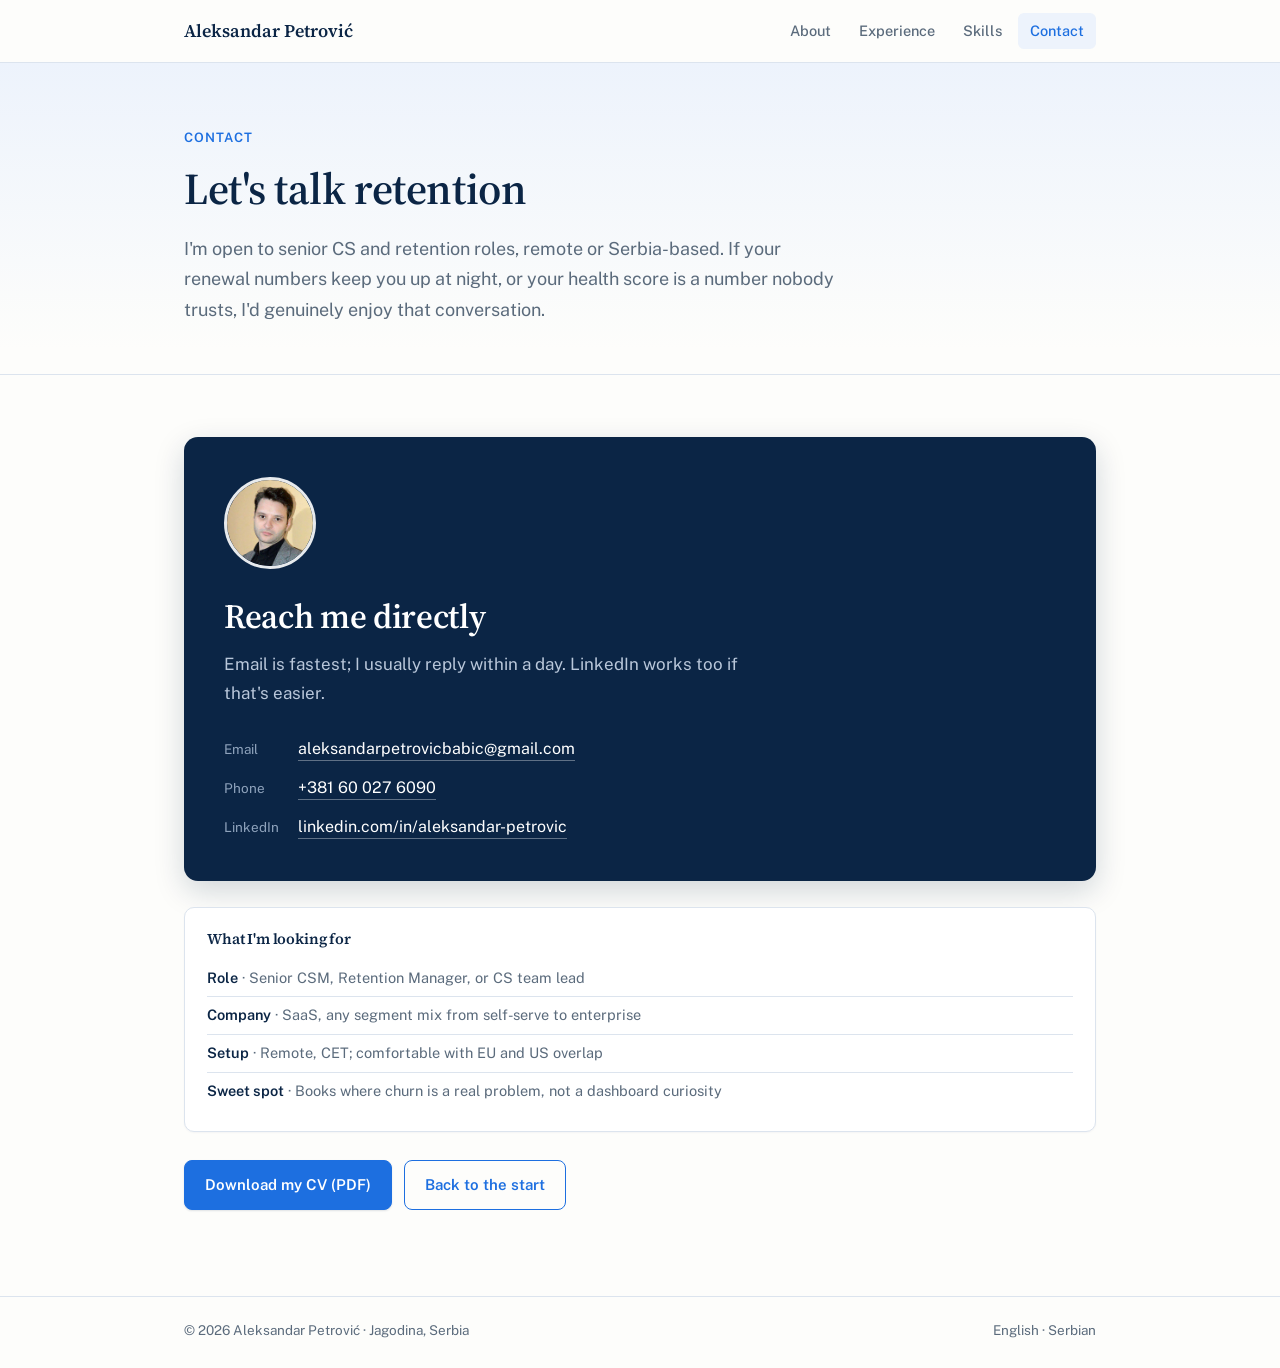
<file: contact.html>
<!DOCTYPE html>
<html lang="en">
<head>
<meta charset="utf-8">
<meta name="viewport" content="width=device-width, initial-scale=1">
<title>Contact | Aleksandar Petrović</title>
<meta name="description" content="Contact Aleksandar Petrović : Senior Customer Success Manager, open to senior CS and retention roles, remote or Serbia-based.">
<link rel="icon" href="data:image/svg+xml,%3Csvg xmlns='http://www.w3.org/2000/svg' viewBox='0 0 64 64'%3E%3Crect width='64' height='64' rx='14' fill='%230B2545'/%3E%3Ctext x='32' y='42' font-family='Georgia,serif' font-size='28' font-weight='bold' fill='%23FFFFFF' text-anchor='middle'%3EAP%3C/text%3E%3C/svg%3E">
<meta property="og:title" content="Contact | Aleksandar Petrović">
<meta property="og:description" content="Open to senior CS and retention roles, remote or Serbia-based.">
<meta property="og:type" content="website">
<meta property="og:url" content="https://csmaleksandarpetrovic.github.io/contact.html">
<meta property="og:site_name" content="Aleksandar Petrović">
<meta property="og:image" content="https://csmaleksandarpetrovic.github.io/avatar.jpg">
<meta name="twitter:card" content="summary">
<link rel="preconnect" href="https://fonts.googleapis.com">
<link rel="preconnect" href="https://fonts.gstatic.com" crossorigin>
<link href="https://fonts.googleapis.com/css2?family=Public+Sans:wght@400;500;600&family=Source+Serif+4:opsz,wght@8..60,600;8..60,700&display=swap" rel="stylesheet">
<link rel="stylesheet" href="styles.css">
</head>
<body>

<nav>
  <div class="wrap">
    <a class="brand" href="index.html">Aleksandar Petrović</a>
    <div class="navlinks">
      <a href="index.html">About</a>
      <a href="experience.html">Experience</a>
      <a href="skills.html">Skills</a>
      <a href="contact.html" aria-current="page">Contact</a>
    </div>
  </div>
</nav>

<header class="page-head">
  <div class="wrap">
    <p class="kicker">Contact</p>
    <h1>Let's talk retention</h1>
    <p class="lede">I'm open to senior CS and retention roles, remote or Serbia-based. If your renewal numbers keep you up at night, or your health score is a number nobody trusts, I'd genuinely enjoy that conversation.</p>
  </div>
</header>

<section>
  <div class="wrap">
    <div class="contact-box">
      <img class="contact-photo" src="avatar.jpg" alt="Aleksandar Petrović" width="92" height="92">
      <h2>Reach me directly</h2>
      <p>Email is fastest; I usually reply within a day. LinkedIn works too if that's easier.</p>
      <ul class="contact-list">
        <li><span class="lbl">Email</span><a href="mailto:aleksandarpetrovicbabic@gmail.com">aleksandarpetrovicbabic@gmail.com</a></li>
        <li><span class="lbl">Phone</span><a href="tel:+381600276090">+381 60 027 6090</a></li>
        <li><span class="lbl">LinkedIn</span><a href="https://linkedin.com/in/aleksandar-petrovic" target="_blank" rel="noopener">linkedin.com/in/aleksandar-petrovic</a></li>
      </ul>
    </div>

    <div class="aside-card" style="margin-top:26px">
      <h3>What I'm looking for</h3>
      <ul>
        <li><b>Role</b> · Senior CSM, Retention Manager, or CS team lead</li>
        <li><b>Company</b> · SaaS, any segment mix from self-serve to enterprise</li>
        <li><b>Setup</b> · Remote, CET; comfortable with EU and US overlap</li>
        <li><b>Sweet spot</b> · Books where churn is a real problem, not a dashboard curiosity</li>
      </ul>
    </div>

    <div class="btn-row">
      <a class="btn" href="Aleksandar-Petrovic-CV.pdf" download>Download my CV (PDF)</a>
      <a class="btn ghost" href="index.html">Back to the start</a>
    </div>
  </div>
</section>

<footer>
  <div class="wrap">
    <span>© 2026 Aleksandar Petrović · Jagodina, Serbia</span>
    <span>English · Serbian</span>
  </div>
</footer>

</body>
</html>
</file>
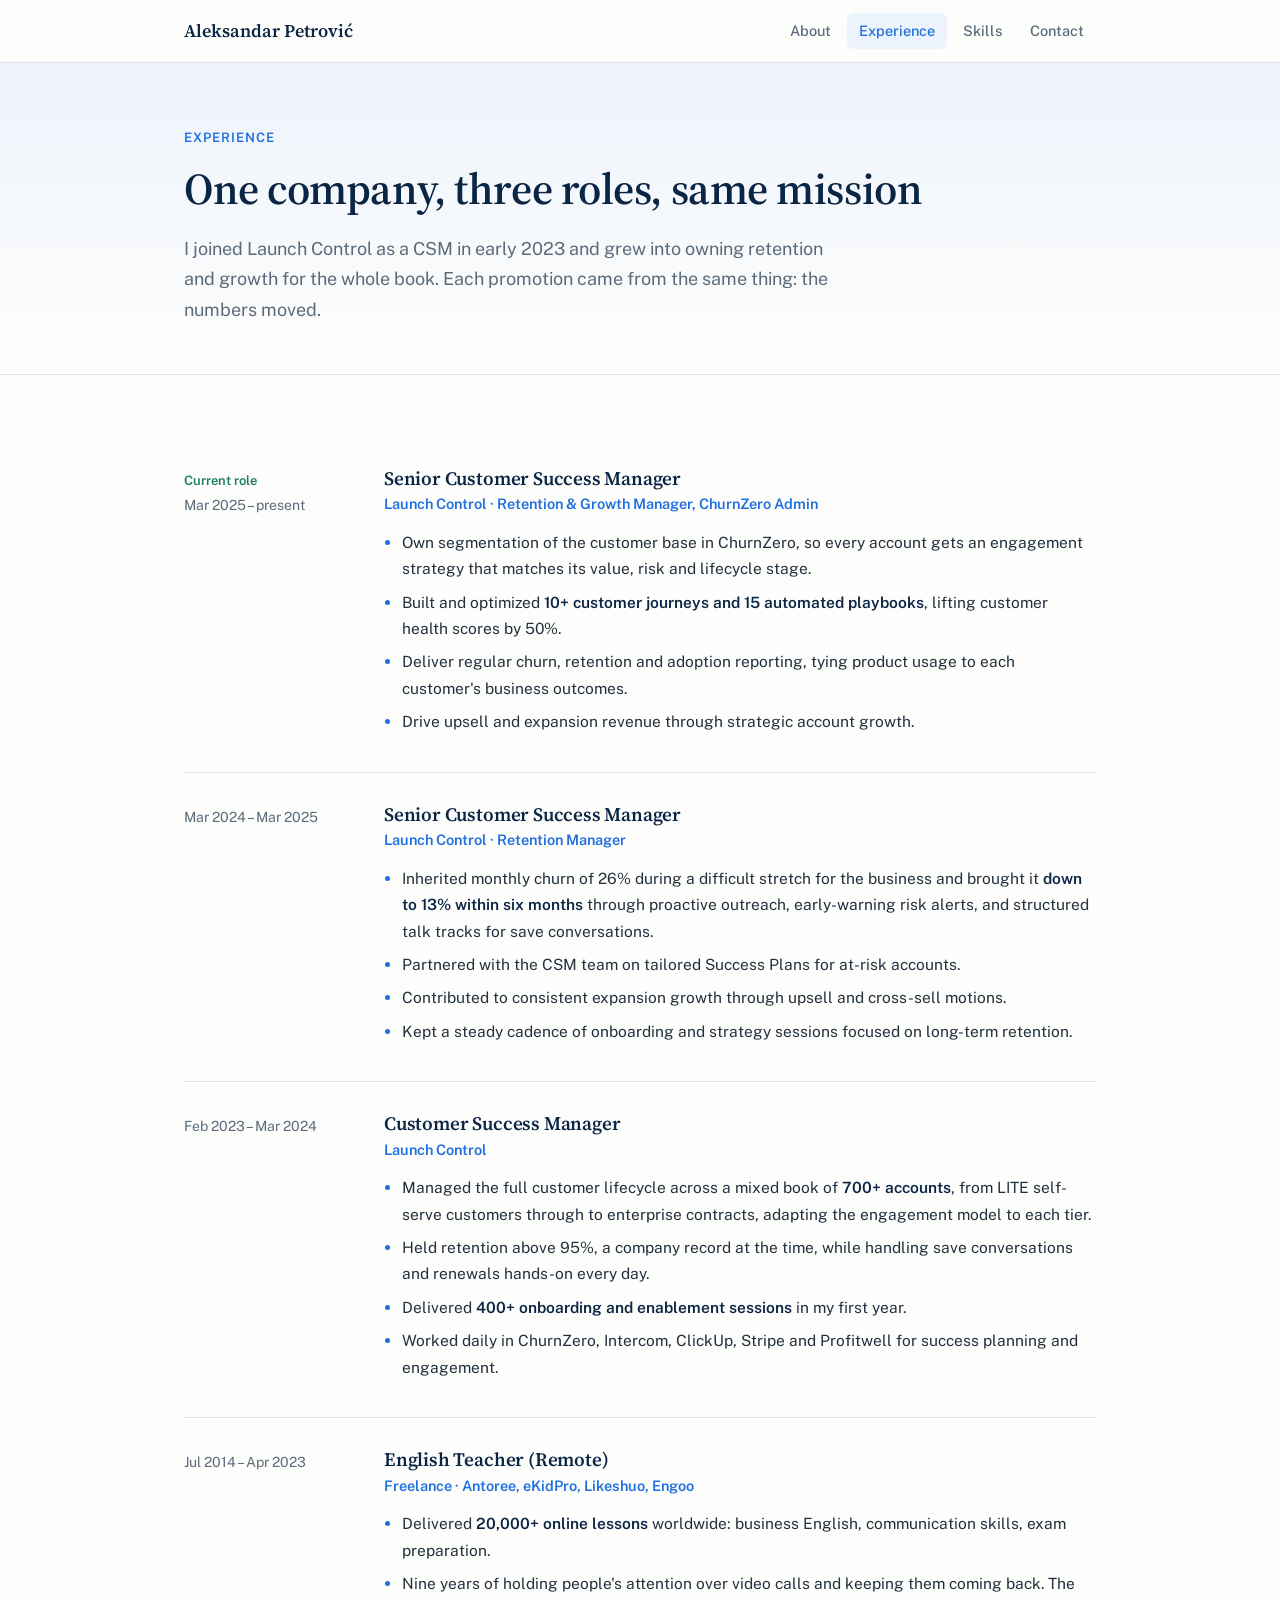
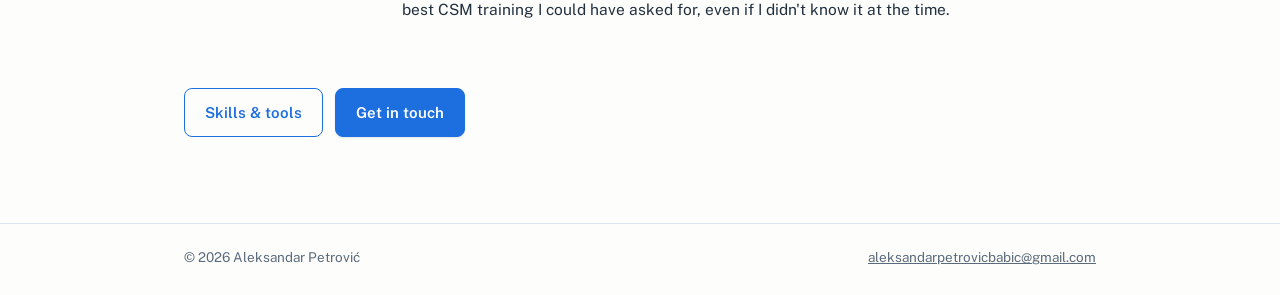
<file: experience.html>
<!DOCTYPE html>
<html lang="en">
<head>
<meta charset="utf-8">
<meta name="viewport" content="width=device-width, initial-scale=1">
<title>Experience | Aleksandar Petrović</title>
<meta name="description" content="Career history: three roles at Launch Control from CSM to Retention & Growth Manager, preceded by nine years of remote teaching.">
<link rel="icon" href="data:image/svg+xml,%3Csvg xmlns='http://www.w3.org/2000/svg' viewBox='0 0 64 64'%3E%3Crect width='64' height='64' rx='14' fill='%230B2545'/%3E%3Ctext x='32' y='42' font-family='Georgia,serif' font-size='28' font-weight='bold' fill='%23FFFFFF' text-anchor='middle'%3EAP%3C/text%3E%3C/svg%3E">
<meta property="og:title" content="Experience | Aleksandar Petrović">
<meta property="og:description" content="Three roles at Launch Control, from CSM to Retention & Growth Manager. Nine years of remote teaching before that.">
<meta property="og:type" content="website">
<meta property="og:url" content="https://csmaleksandarpetrovic.github.io/experience.html">
<meta property="og:site_name" content="Aleksandar Petrović">
<meta property="og:image" content="https://csmaleksandarpetrovic.github.io/avatar.jpg">
<meta name="twitter:card" content="summary">
<link rel="preconnect" href="https://fonts.googleapis.com">
<link rel="preconnect" href="https://fonts.gstatic.com" crossorigin>
<link href="https://fonts.googleapis.com/css2?family=Public+Sans:wght@400;500;600&family=Source+Serif+4:opsz,wght@8..60,600;8..60,700&display=swap" rel="stylesheet">
<link rel="stylesheet" href="styles.css">
</head>
<body>

<nav>
  <div class="wrap">
    <a class="brand" href="index.html">Aleksandar Petrović</a>
    <div class="navlinks">
      <a href="index.html">About</a>
      <a href="experience.html" aria-current="page">Experience</a>
      <a href="skills.html">Skills</a>
      <a href="contact.html">Contact</a>
    </div>
  </div>
</nav>

<header class="page-head">
  <div class="wrap">
    <p class="kicker">Experience</p>
    <h1>One company, three roles, same mission</h1>
    <p class="lede">I joined Launch Control as a CSM in early 2023 and grew into owning retention and growth for the whole book. Each promotion came from the same thing: the numbers moved.</p>
  </div>
</header>

<section>
  <div class="wrap">

    <article class="job">
      <div class="when"><span class="now">Current role</span>Mar 2025 – present</div>
      <div>
        <h3>Senior Customer Success Manager</h3>
        <p class="org">Launch Control · Retention &amp; Growth Manager, ChurnZero Admin</p>
        <ul>
          <li>Own segmentation of the customer base in ChurnZero, so every account gets an engagement strategy that matches its value, risk and lifecycle stage.</li>
          <li>Built and optimized <b>10+ customer journeys and 15 automated playbooks</b>, lifting customer health scores by 50%.</li>
          <li>Deliver regular churn, retention and adoption reporting, tying product usage to each customer's business outcomes.</li>
          <li>Drive upsell and expansion revenue through strategic account growth.</li>
        </ul>
      </div>
    </article>

    <article class="job">
      <div class="when">Mar 2024 – Mar 2025</div>
      <div>
        <h3>Senior Customer Success Manager</h3>
        <p class="org">Launch Control · Retention Manager</p>
        <ul>
          <li>Inherited monthly churn of 26% during a difficult stretch for the business and brought it <b>down to 13% within six months</b> through proactive outreach, early-warning risk alerts, and structured talk tracks for save conversations.</li>
          <li>Partnered with the CSM team on tailored Success Plans for at-risk accounts.</li>
          <li>Contributed to consistent expansion growth through upsell and cross-sell motions.</li>
          <li>Kept a steady cadence of onboarding and strategy sessions focused on long-term retention.</li>
        </ul>
      </div>
    </article>

    <article class="job">
      <div class="when">Feb 2023 – Mar 2024</div>
      <div>
        <h3>Customer Success Manager</h3>
        <p class="org">Launch Control</p>
        <ul>
          <li>Managed the full customer lifecycle across a mixed book of <b>700+ accounts</b>, from LITE self-serve customers through to enterprise contracts, adapting the engagement model to each tier.</li>
          <li>Held retention above 95%, a company record at the time, while handling save conversations and renewals hands-on every day.</li>
          <li>Delivered <b>400+ onboarding and enablement sessions</b> in my first year.</li>
          <li>Worked daily in ChurnZero, Intercom, ClickUp, Stripe and Profitwell for success planning and engagement.</li>
        </ul>
      </div>
    </article>

    <article class="job">
      <div class="when">Jul 2014 – Apr 2023</div>
      <div>
        <h3>English Teacher (Remote)</h3>
        <p class="org">Freelance · Antoree, eKidPro, Likeshuo, Engoo</p>
        <ul>
          <li>Delivered <b>20,000+ online lessons</b> worldwide: business English, communication skills, exam preparation.</li>
          <li>Nine years of holding people's attention over video calls and keeping them coming back. The best CSM training I could have asked for, even if I didn't know it at the time.</li>
        </ul>
      </div>
    </article>

    <div class="btn-row">
      <a class="btn ghost" href="skills.html">Skills &amp; tools</a>
      <a class="btn" href="contact.html">Get in touch</a>
    </div>
  </div>
</section>

<footer>
  <div class="wrap">
    <span>© 2026 Aleksandar Petrović</span>
    <span><a href="mailto:aleksandarpetrovicbabic@gmail.com">aleksandarpetrovicbabic@gmail.com</a></span>
  </div>
</footer>

</body>
</html>
</file>
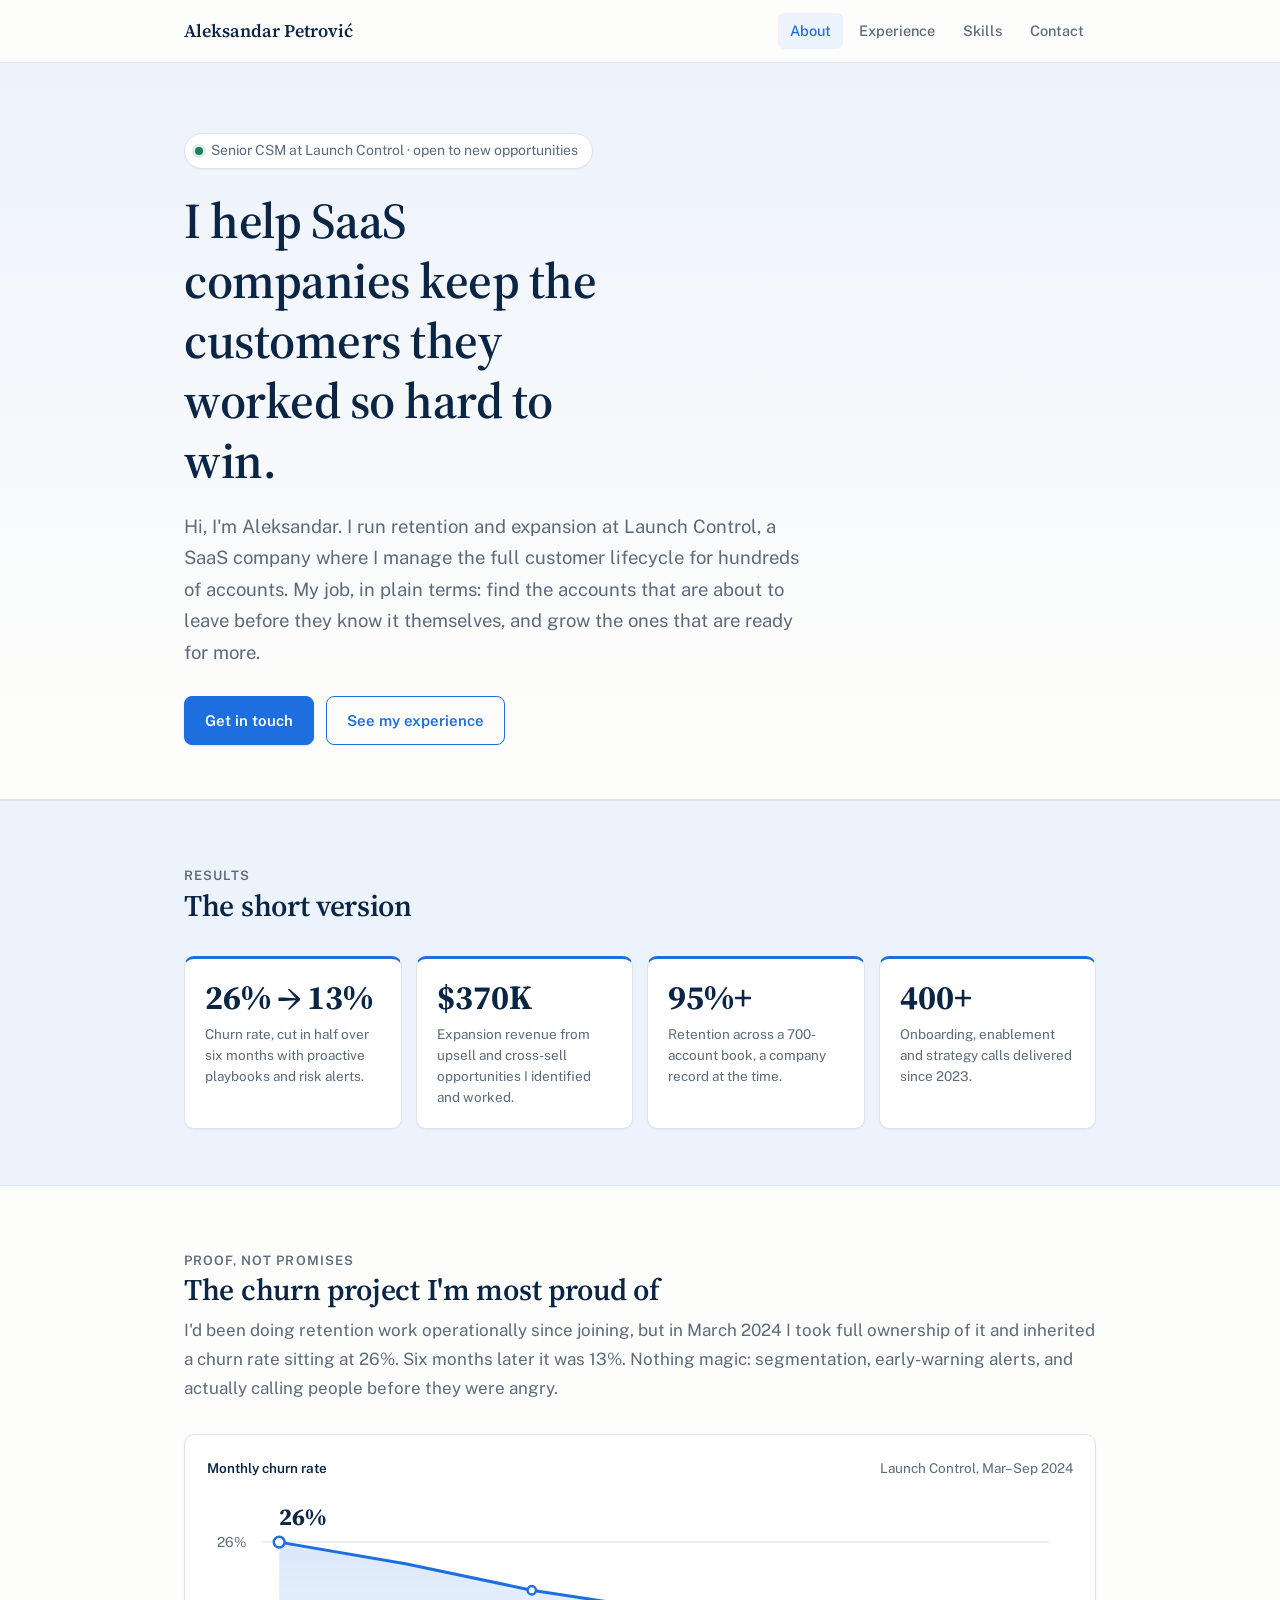
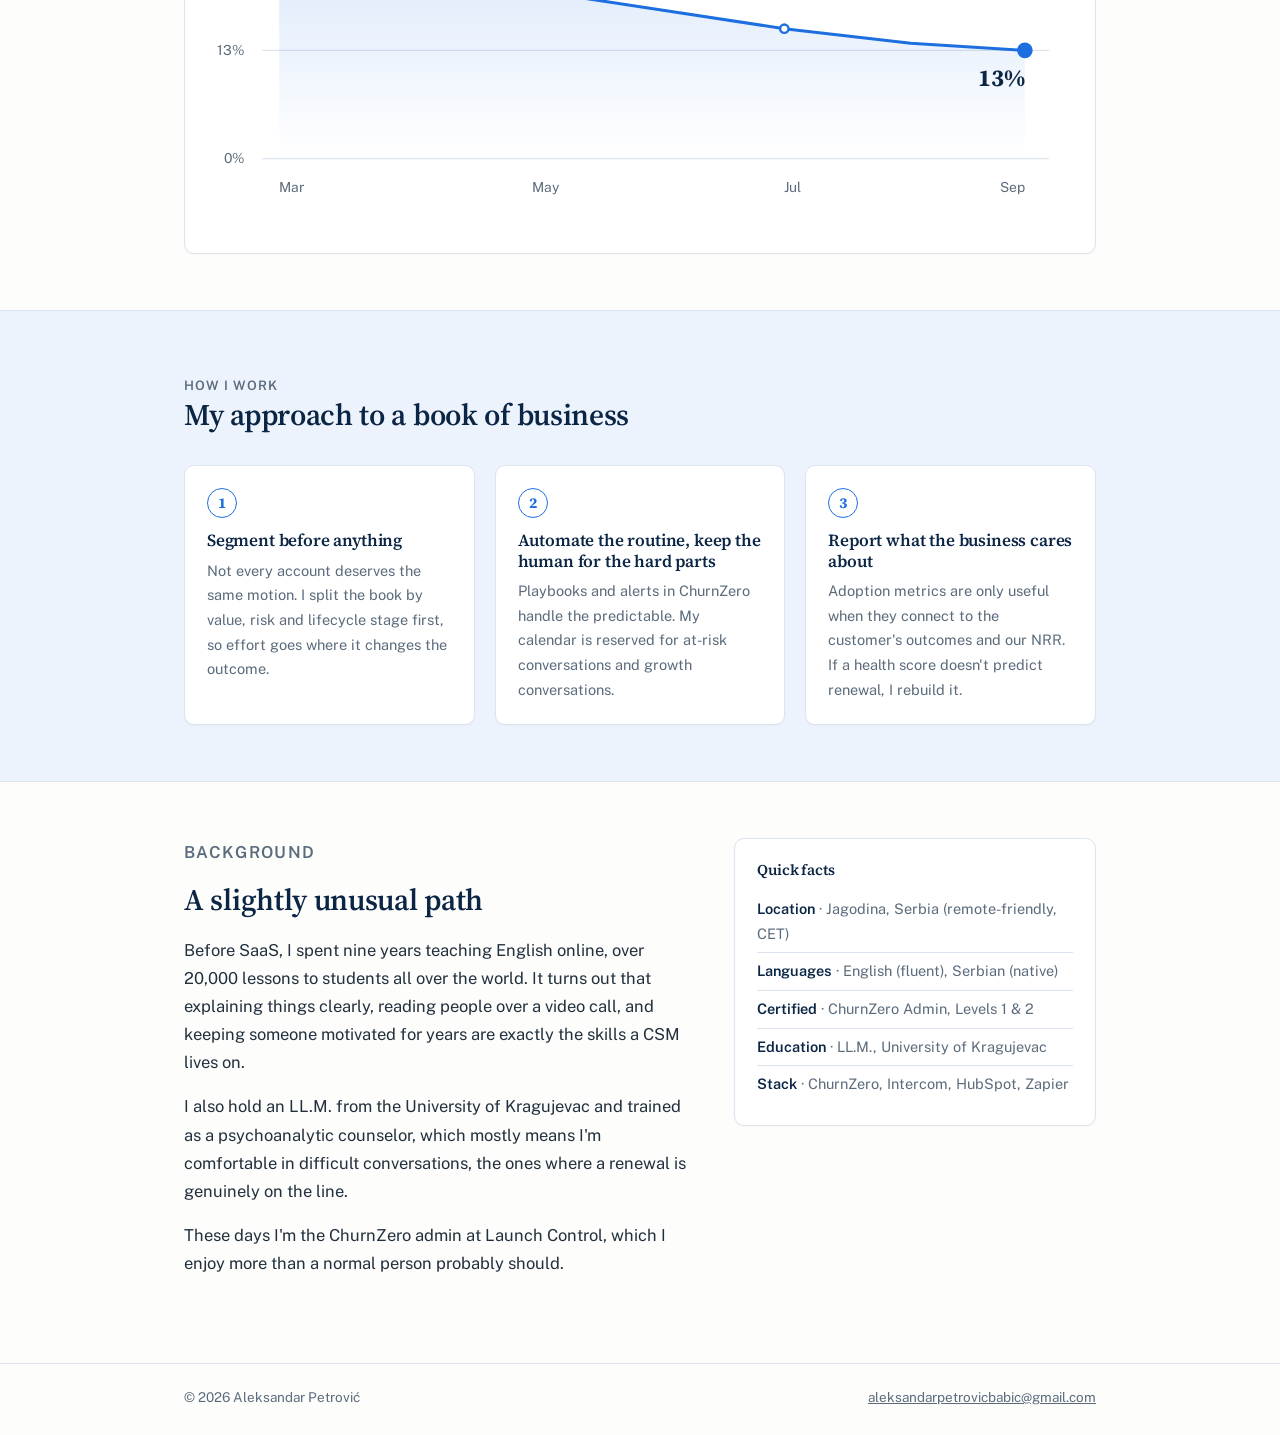
<file: index-ispravljen.html>
<!DOCTYPE html>
<html lang="en">
<head>
<meta charset="utf-8">
<meta name="viewport" content="width=device-width, initial-scale=1">
<title>Aleksandar Petrović | Senior Customer Success Manager</title>
<meta name="description" content="Senior Customer Success Manager focused on retention and expansion. Cut churn from 26% to 13% in six months; $370K in expansion revenue.">
<link rel="icon" href="data:image/svg+xml,%3Csvg xmlns='http://www.w3.org/2000/svg' viewBox='0 0 64 64'%3E%3Crect width='64' height='64' rx='14' fill='%230B2545'/%3E%3Ctext x='32' y='42' font-family='Georgia,serif' font-size='28' font-weight='bold' fill='%23FFFFFF' text-anchor='middle'%3EAP%3C/text%3E%3C/svg%3E">
<meta property="og:title" content="Aleksandar Petrović | Customer Success Manager">
<meta property="og:description" content="Senior CSM focused on retention and expansion. Churn cut from 26% to 13% in six months; $370K in expansion revenue.">
<meta property="og:type" content="website">
<meta property="og:url" content="https://csmaleksandarpetrovic.github.io/">
<meta property="og:site_name" content="Aleksandar Petrović">
<meta name="twitter:card" content="summary">
<link rel="preconnect" href="https://fonts.googleapis.com">
<link rel="preconnect" href="https://fonts.gstatic.com" crossorigin>
<link href="https://fonts.googleapis.com/css2?family=Public+Sans:wght@400;500;600&family=Source+Serif+4:opsz,wght@8..60,600;8..60,700&display=swap" rel="stylesheet">
<link rel="stylesheet" href="styles.css">
<style>
.hero{padding:70px 0 54px}
.hero h1{font-size:clamp(32px,5vw,50px);max-width:18ch}
.hero .lede{max-width:56ch;margin:20px 0 0;font-size:18.5px;color:var(--muted)}
.hero .status{margin-bottom:22px}
</style>
</head>
<body>

<nav>
  <div class="wrap">
    <a class="brand" href="index.html">Aleksandar Petrović</a>
    <div class="navlinks">
      <a href="index.html" aria-current="page">About</a>
      <a href="experience.html">Experience</a>
      <a href="skills.html">Skills</a>
      <a href="contact.html">Contact</a>
    </div>
  </div>
</nav>

<header class="hero">
  <div class="wrap">
    <span class="status"><span class="pulse"></span>Senior CSM at Launch Control · open to new opportunities</span>
    <h1>I help SaaS companies keep the customers they worked so hard to win.</h1>
    <p class="lede">Hi, I'm Aleksandar. I run retention and expansion at Launch Control, a SaaS company where I manage the full customer lifecycle for hundreds of accounts. My job, in plain terms: find the accounts that are about to leave before they know it themselves, and grow the ones that are ready for more.</p>
    <div class="btn-row">
      <a class="btn" href="contact.html">Get in touch</a>
      <a class="btn ghost" href="experience.html">See my experience</a>
    </div>
  </div>
</header>

<section class="tint">
  <div class="wrap">
    <div class="sec-title">
      <p class="kicker">Results</p>
      <h2>The short version</h2>
    </div>
    <div class="numbers">
      <div class="num">
        <div class="n">26% → 13%</div>
        <p>Churn rate, cut in half over six months with proactive playbooks and risk alerts.</p>
      </div>
      <div class="num">
        <div class="n">$370K</div>
        <p>Expansion revenue from upsell and cross-sell opportunities I identified and worked.</p>
      </div>
      <div class="num">
        <div class="n">95%+</div>
        <p>Retention across a 700-account book, a company record at the time.</p>
      </div>
      <div class="num">
        <div class="n">400+</div>
        <p>Onboarding, enablement and strategy calls delivered since 2023.</p>
      </div>
    </div>
  </div>
</section>

<section>
  <div class="wrap">
    <div class="sec-title">
      <p class="kicker">Proof, not promises</p>
      <h2>The churn project I'm most proud of</h2>
      <p>I'd been doing retention work operationally since joining, but in March 2024 I took full ownership of it and inherited a churn rate sitting at 26%. Six months later it was 13%. Nothing magic: segmentation, early-warning alerts, and actually calling people before they were angry.</p>
    </div>
    <figure class="chart">
      <figcaption><b>Monthly churn rate</b><span>Launch Control, Mar–Sep 2024</span></figcaption>
      <svg viewBox="0 0 720 280" role="img" aria-label="Line chart: monthly churn falling from 26 percent in March to 13 percent in September 2024.">
        <defs>
          <linearGradient id="fade" x1="0" y1="0" x2="0" y2="1">
            <stop offset="0%" stop-color="#1D6FE0" stop-opacity=".18"/>
            <stop offset="100%" stop-color="#1D6FE0" stop-opacity="0"/>
          </linearGradient>
        </defs>
        <line class="gridline" x1="46" y1="40"  x2="700" y2="40"/>
        <line class="gridline" x1="46" y1="130" x2="700" y2="130"/>
        <line class="gridline" x1="46" y1="220" x2="700" y2="220"/>
        <text class="axis" x="8" y="44">26%</text>
        <text class="axis" x="8" y="134">13%</text>
        <text class="axis" x="14" y="224">0%</text>

        <path class="area-churn" d="M60 40 L165 58 L270 80 L375 96 L480 112 L585 124 L680 130 L680 220 L60 220 Z"/>
        <path class="line-churn" d="M60 40 L165 58 L270 80 L375 96 L480 112 L585 124 L680 130"/>

        <circle class="pt" cx="60" cy="40" r="4.5"/>
        <circle class="pt" cx="270" cy="80" r="3.5"/>
        <circle class="pt" cx="480" cy="112" r="3.5"/>
        <circle class="pt end" cx="680" cy="130" r="5.5"/>

        <text class="chart-val" x="60" y="26">26%</text>
        <text class="chart-val" x="680" y="160" text-anchor="end">13%</text>
        <text class="axis" x="60" y="248">Mar</text>
        <text class="axis" x="270" y="248">May</text>
        <text class="axis" x="480" y="248">Jul</text>
        <text class="axis" x="680" y="248" text-anchor="end">Sep</text>
      </svg>
    </figure>
  </div>
</section>

<section class="tint">
  <div class="wrap">
    <div class="sec-title">
      <p class="kicker">How I work</p>
      <h2>My approach to a book of business</h2>
    </div>
    <div class="steps">
      <div class="step">
        <span class="no">1</span>
        <h3>Segment before anything</h3>
        <p>Not every account deserves the same motion. I split the book by value, risk and lifecycle stage first, so effort goes where it changes the outcome.</p>
      </div>
      <div class="step">
        <span class="no">2</span>
        <h3>Automate the routine, keep the human for the hard parts</h3>
        <p>Playbooks and alerts in ChurnZero handle the predictable. My calendar is reserved for at-risk conversations and growth conversations.</p>
      </div>
      <div class="step">
        <span class="no">3</span>
        <h3>Report what the business cares about</h3>
        <p>Adoption metrics are only useful when they connect to the customer's outcomes and our NRR. If a health score doesn't predict renewal, I rebuild it.</p>
      </div>
    </div>
  </div>
</section>

<section>
  <div class="wrap about">
    <div>
      <div class="sec-title" style="margin-bottom:18px">
        <p class="kicker">Background</p>
        <h2>A slightly unusual path</h2>
      </div>
      <p>Before SaaS, I spent nine years teaching English online, over 20,000 lessons to students all over the world. It turns out that explaining things clearly, reading people over a video call, and keeping someone motivated for years are exactly the skills a CSM lives on.</p>
      <p>I also hold an LL.M. from the University of Kragujevac and trained as a psychoanalytic counselor, which mostly means I'm comfortable in difficult conversations, the ones where a renewal is genuinely on the line.</p>
      <p>These days I'm the ChurnZero admin at Launch Control, which I enjoy more than a normal person probably should.</p>
    </div>
    <div class="aside-card">
      <h3>Quick facts</h3>
      <ul>
        <li><b>Location</b> · Jagodina, Serbia (remote-friendly, CET)</li>
        <li><b>Languages</b> · English (fluent), Serbian (native)</li>
        <li><b>Certified</b> · ChurnZero Admin, Levels 1 &amp; 2</li>
        <li><b>Education</b> · LL.M., University of Kragujevac</li>
        <li><b>Stack</b> · ChurnZero, Intercom, HubSpot, Zapier</li>
      </ul>
    </div>
  </div>
</section>

<footer>
  <div class="wrap">
    <span>© 2026 Aleksandar Petrović</span>
    <span><a href="mailto:aleksandarpetrovicbabic@gmail.com">aleksandarpetrovicbabic@gmail.com</a></span>
  </div>
</footer>

</body>
</html>
</file>
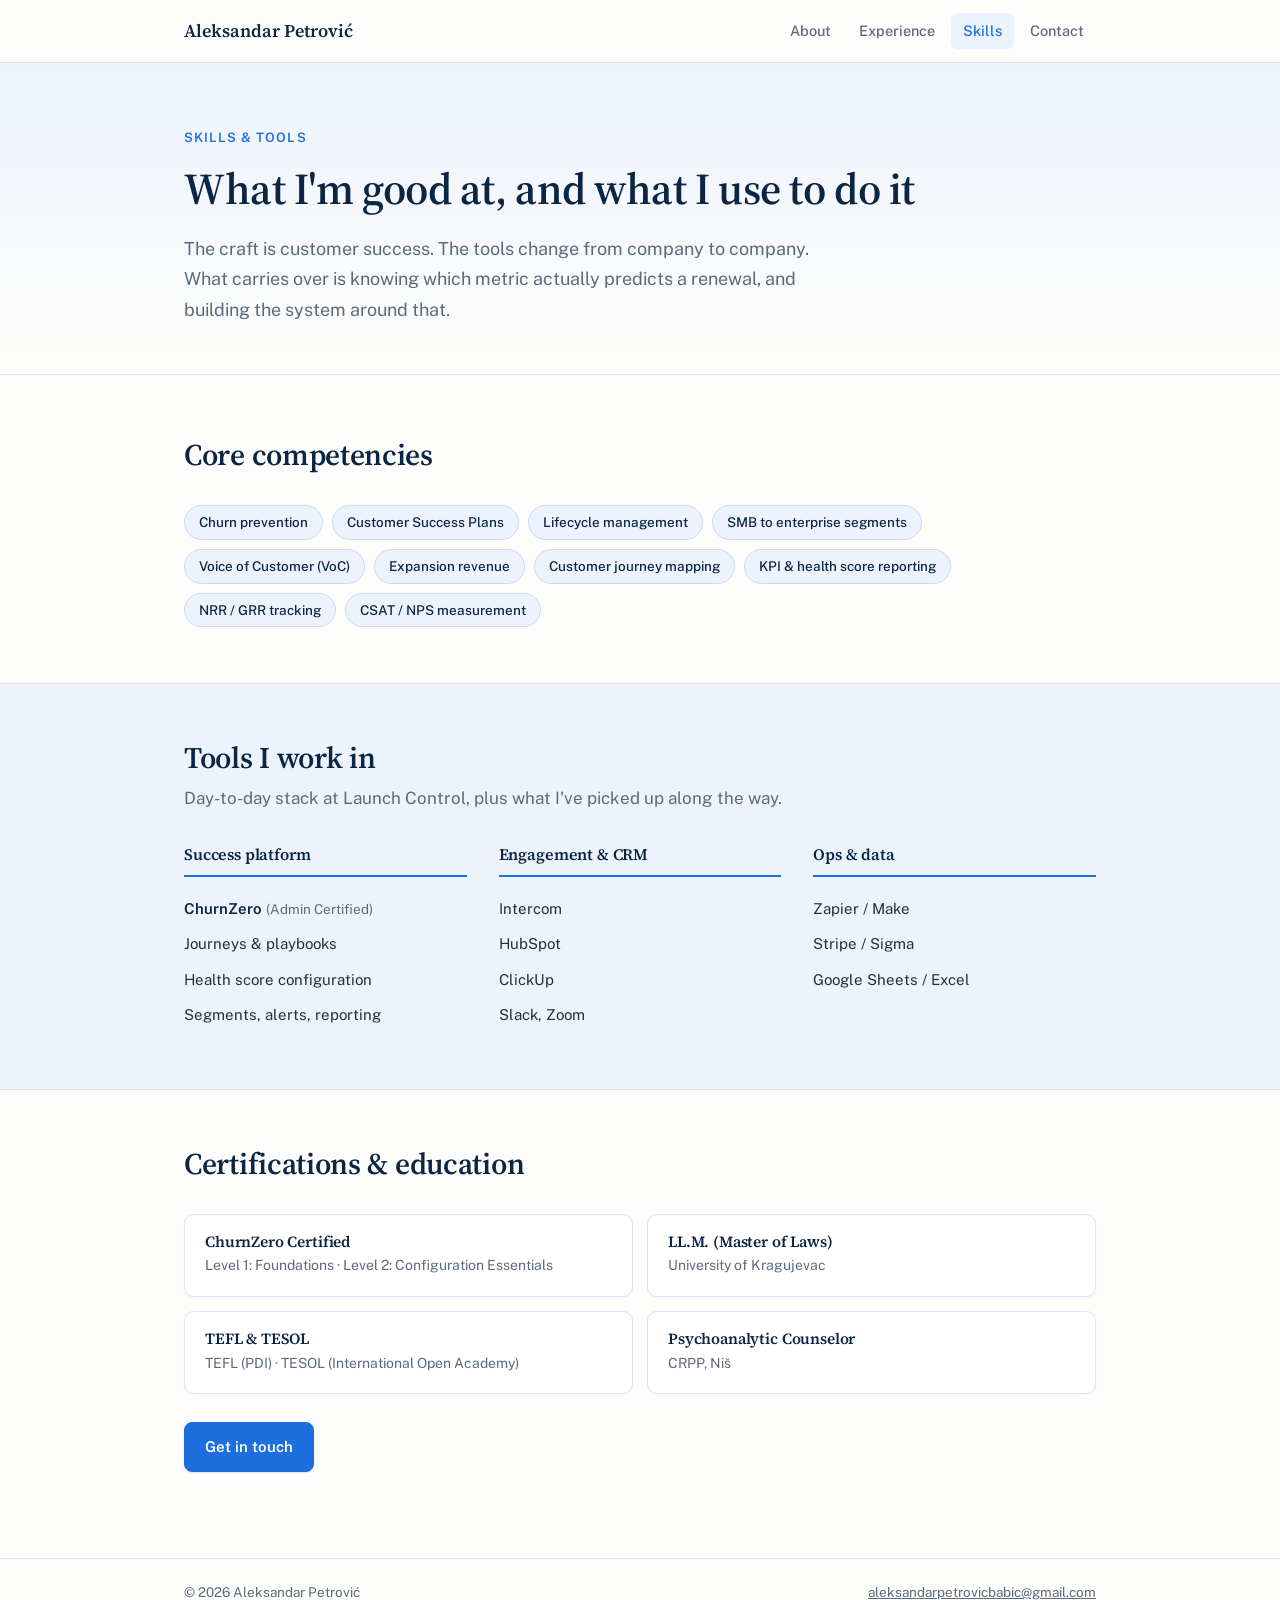
<file: skills.html>
<!DOCTYPE html>
<html lang="en">
<head>
<meta charset="utf-8">
<meta name="viewport" content="width=device-width, initial-scale=1">
<title>Skills &amp; Tools | Aleksandar Petrović</title>
<meta name="description" content="Customer success skills, tools and certifications: ChurnZero Admin Certified, Intercom, HubSpot, Zapier, Make, Stripe, ClickUp.">
<link rel="icon" href="data:image/svg+xml,%3Csvg xmlns='http://www.w3.org/2000/svg' viewBox='0 0 64 64'%3E%3Crect width='64' height='64' rx='14' fill='%230B2545'/%3E%3Ctext x='32' y='42' font-family='Georgia,serif' font-size='28' font-weight='bold' fill='%23FFFFFF' text-anchor='middle'%3EAP%3C/text%3E%3C/svg%3E">
<meta property="og:title" content="Skills & Tools | Aleksandar Petrović">
<meta property="og:description" content="ChurnZero Admin Certified. Intercom, HubSpot, Zapier, Make, Stripe, ClickUp. NRR/GRR, health scores, VoC.">
<meta property="og:type" content="website">
<meta property="og:url" content="https://csmaleksandarpetrovic.github.io/skills.html">
<meta property="og:site_name" content="Aleksandar Petrović">
<meta property="og:image" content="https://csmaleksandarpetrovic.github.io/avatar.jpg">
<meta name="twitter:card" content="summary">
<link rel="preconnect" href="https://fonts.googleapis.com">
<link rel="preconnect" href="https://fonts.gstatic.com" crossorigin>
<link href="https://fonts.googleapis.com/css2?family=Public+Sans:wght@400;500;600&family=Source+Serif+4:opsz,wght@8..60,600;8..60,700&display=swap" rel="stylesheet">
<link rel="stylesheet" href="styles.css">
</head>
<body>

<nav>
  <div class="wrap">
    <a class="brand" href="index.html">Aleksandar Petrović</a>
    <div class="navlinks">
      <a href="index.html">About</a>
      <a href="experience.html">Experience</a>
      <a href="skills.html" aria-current="page">Skills</a>
      <a href="contact.html">Contact</a>
    </div>
  </div>
</nav>

<header class="page-head">
  <div class="wrap">
    <p class="kicker">Skills &amp; tools</p>
    <h1>What I'm good at, and what I use to do it</h1>
    <p class="lede">The craft is customer success. The tools change from company to company. What carries over is knowing which metric actually predicts a renewal, and building the system around that.</p>
  </div>
</header>

<section>
  <div class="wrap">
    <div class="sec-title">
      <h2>Core competencies</h2>
    </div>
    <div class="tags">
      <span class="tag">Churn prevention</span>
      <span class="tag">Customer Success Plans</span>
      <span class="tag">Lifecycle management</span>
      <span class="tag">SMB to enterprise segments</span>
      <span class="tag">Voice of Customer (VoC)</span>
      <span class="tag">Expansion revenue</span>
      <span class="tag">Customer journey mapping</span>
      <span class="tag">KPI &amp; health score reporting</span>
      <span class="tag">NRR / GRR tracking</span>
      <span class="tag">CSAT / NPS measurement</span>
    </div>
  </div>
</section>

<section class="tint">
  <div class="wrap">
    <div class="sec-title">
      <h2>Tools I work in</h2>
      <p>Day-to-day stack at Launch Control, plus what I've picked up along the way.</p>
    </div>
    <div class="skill-cols">
      <div>
        <h3>Success platform</h3>
        <ul>
          <li><b>ChurnZero</b> <span>(Admin Certified)</span></li>
          <li>Journeys &amp; playbooks</li>
          <li>Health score configuration</li>
          <li>Segments, alerts, reporting</li>
        </ul>
      </div>
      <div>
        <h3>Engagement &amp; CRM</h3>
        <ul>
          <li>Intercom</li>
          <li>HubSpot</li>
          <li>ClickUp</li>
          <li>Slack, Zoom</li>
        </ul>
      </div>
      <div>
        <h3>Ops &amp; data</h3>
        <ul>
          <li>Zapier / Make</li>
          <li>Stripe / Sigma</li>
          <li>Google Sheets / Excel</li>
        </ul>
      </div>
    </div>
  </div>
</section>

<section>
  <div class="wrap">
    <div class="sec-title">
      <h2>Certifications &amp; education</h2>
    </div>
    <div class="certs">
      <div class="cert">
        <h3>ChurnZero Certified</h3>
        <p>Level 1: Foundations · Level 2: Configuration Essentials</p>
      </div>
      <div class="cert">
        <h3>LL.M. (Master of Laws)</h3>
        <p>University of Kragujevac</p>
      </div>
      <div class="cert">
        <h3>TEFL &amp; TESOL</h3>
        <p>TEFL (PDI) · TESOL (International Open Academy)</p>
      </div>
      <div class="cert">
        <h3>Psychoanalytic Counselor</h3>
        <p>CRPP, Niš</p>
      </div>
    </div>

    <div class="btn-row">
      <a class="btn" href="contact.html">Get in touch</a>
    </div>
  </div>
</section>

<footer>
  <div class="wrap">
    <span>© 2026 Aleksandar Petrović</span>
    <span><a href="mailto:aleksandarpetrovicbabic@gmail.com">aleksandarpetrovicbabic@gmail.com</a></span>
  </div>
</footer>

</body>
</html>
</file>
<file: styles.css>
:root{
  --navy:#0B2545;
  --blue:#1D6FE0;
  --blue-dark:#134FA8;
  --blue-wash:#EDF3FC;
  --bg:#FDFDFB;
  --text:#22303E;
  --muted:#5B6B7C;
  --line:#DCE4EE;
  --green:#1B7F5C;
  --max:960px;
  --serif:"Source Serif 4",Georgia,serif;
  --sans:"Public Sans",-apple-system,system-ui,sans-serif;
}
*{box-sizing:border-box}
html{scroll-behavior:smooth}
body{
  margin:0;background:var(--bg);color:var(--text);
  font-family:var(--sans);font-size:17px;line-height:1.7;
  -webkit-font-smoothing:antialiased;
}
h1,h2,h3{font-family:var(--serif);font-weight:600;color:var(--navy);line-height:1.2;margin:0;letter-spacing:-.01em}
a{color:var(--blue)}
a:hover{color:var(--blue-dark)}
.wrap{max-width:var(--max);margin:0 auto;padding:0 24px}
:focus-visible{outline:2px solid var(--blue);outline-offset:3px}

.kicker{
  font-size:13px;font-weight:600;letter-spacing:.08em;text-transform:uppercase;
  color:var(--blue);margin:0 0 14px;
}

/* ---------- nav ---------- */
nav{background:var(--bg);border-bottom:1px solid var(--line);position:sticky;top:0;z-index:50}
nav .wrap{display:flex;align-items:center;justify-content:space-between;min-height:62px;gap:14px;flex-wrap:wrap;padding-top:8px;padding-bottom:8px}
.brand{font-family:var(--serif);font-weight:600;font-size:18px;color:var(--navy);text-decoration:none}
.navlinks{display:flex;gap:4px;flex-wrap:wrap}
.navlinks a{
  font-size:14.5px;font-weight:500;color:var(--muted);text-decoration:none;
  padding:6px 12px;border-radius:6px;
}
.navlinks a:hover{color:var(--navy);background:var(--blue-wash)}
.navlinks a[aria-current="page"]{color:var(--blue);background:var(--blue-wash)}

/* ---------- hero / page head ---------- */
.page-head{padding:64px 0 48px}
.page-head h1{font-size:clamp(30px,4.6vw,44px)}
.page-head .lede{max-width:60ch;margin:18px 0 0;font-size:18px;color:var(--muted)}

.status{
  display:inline-flex;align-items:center;gap:8px;font-size:14px;color:var(--muted);
  border:1px solid var(--line);border-radius:999px;padding:5px 14px 5px 10px;background:#fff;
}
.status .pulse{width:8px;height:8px;border-radius:50%;background:var(--green);flex:none}

/* ---------- buttons ---------- */
.btn-row{display:flex;flex-wrap:wrap;gap:12px;margin-top:28px}
.btn{
  display:inline-block;font-size:15px;font-weight:600;text-decoration:none;
  padding:11px 20px;border-radius:8px;border:1px solid var(--blue);
  background:var(--blue);color:#fff;transition:background .15s;
}
.btn:hover{background:var(--blue-dark);color:#fff}
.btn.ghost{background:transparent;color:var(--blue)}
.btn.ghost:hover{background:var(--blue-wash);color:var(--blue-dark)}

/* ---------- sections ---------- */
section{padding:48px 0}
section.tint{background:var(--blue-wash);border-top:1px solid var(--line);border-bottom:1px solid var(--line)}
.sec-title{margin-bottom:28px}
.sec-title h2{font-size:clamp(23px,3vw,30px)}
.sec-title p{margin:8px 0 0;color:var(--muted)}

/* ---------- numbers ---------- */
.numbers{display:grid;grid-template-columns:repeat(4,1fr);gap:14px}
@media(max-width:880px){.numbers{grid-template-columns:repeat(2,1fr)}}
@media(max-width:460px){.numbers{grid-template-columns:1fr}}
.num{
  background:#fff;border:1px solid var(--line);border-radius:10px;padding:20px;
  border-top:3px solid var(--blue);
}
.num .n{font-family:var(--serif);font-weight:700;font-size:clamp(26px,3vw,34px);color:var(--navy);line-height:1.1}
.num p{margin:8px 0 0;font-size:13.5px;color:var(--muted);line-height:1.55}

/* ---------- chart ---------- */
figure.chart{margin:0;background:#fff;border:1px solid var(--line);border-radius:10px;padding:22px}
figure.chart figcaption{font-size:13.5px;color:var(--muted);margin-bottom:14px;display:flex;justify-content:space-between;gap:10px;flex-wrap:wrap}
figure.chart figcaption b{color:var(--navy);font-weight:600}
figure.chart svg{width:100%;height:auto;display:block}
.gridline{stroke:var(--line);stroke-width:1}
.axis{font-family:var(--sans);font-size:11.5px;fill:var(--muted)}
.line-churn{fill:none;stroke:var(--blue);stroke-width:2.5;stroke-linecap:round;stroke-linejoin:round}
.area-churn{fill:url(#fade);opacity:.9}
.pt{fill:#fff;stroke:var(--blue);stroke-width:2}
.pt.end{fill:var(--blue)}
.chart-val{font-family:var(--serif);font-weight:700;font-size:20px;fill:var(--navy)}

/* ---------- how i work ---------- */
.steps{display:grid;grid-template-columns:repeat(3,1fr);gap:20px}
@media(max-width:820px){.steps{grid-template-columns:1fr}}
.step{background:#fff;border:1px solid var(--line);border-radius:10px;padding:22px}
.step .no{
  font-family:var(--serif);font-size:15px;font-weight:700;color:var(--blue);
  display:inline-block;border:1.5px solid var(--blue);border-radius:50%;
  width:30px;height:30px;line-height:27px;text-align:center;margin-bottom:12px;
}
.step h3{font-size:17px;margin-bottom:8px}
.step p{margin:0;font-size:14.5px;color:var(--muted)}

/* ---------- experience ---------- */
.job{
  display:grid;grid-template-columns:170px 1fr;gap:30px;
  padding:30px 0;border-bottom:1px solid var(--line);
}
.job:last-of-type{border-bottom:0}
@media(max-width:760px){.job{grid-template-columns:1fr;gap:8px}}
.job .when{font-size:14px;color:var(--muted);padding-top:3px}
.job .when .now{color:var(--green);font-weight:600;display:block;font-size:13px;margin-bottom:2px}
.job h3{font-size:19px}
.job .org{font-size:14.5px;color:var(--blue);font-weight:600;margin:3px 0 12px}
.job ul{margin:0;padding-left:18px}
.job li{margin-bottom:7px;font-size:15.5px;color:var(--text)}
.job li::marker{color:var(--blue)}
.job li b{font-weight:600;color:var(--navy)}

/* ---------- skills ---------- */
.skill-cols{display:grid;grid-template-columns:repeat(3,1fr);gap:32px}
@media(max-width:820px){.skill-cols{grid-template-columns:1fr}}
.skill-cols h3{font-size:16px;padding-bottom:10px;border-bottom:2px solid var(--blue);margin-bottom:14px}
.skill-cols ul{margin:0;padding:0;list-style:none}
.skill-cols li{font-size:15px;padding:5px 0;color:var(--text)}
.skill-cols li b{font-weight:600;color:var(--navy)}
.skill-cols li span{color:var(--muted);font-size:13.5px}

.tags{display:flex;flex-wrap:wrap;gap:9px}
.tag{
  font-size:13.5px;font-weight:500;color:var(--navy);
  background:var(--blue-wash);border:1px solid #C9DAF3;border-radius:999px;padding:5px 14px;
}

/* ---------- certs ---------- */
.certs{display:grid;grid-template-columns:1fr 1fr;gap:14px}
@media(max-width:700px){.certs{grid-template-columns:1fr}}
.cert{background:#fff;border:1px solid var(--line);border-radius:10px;padding:18px 20px}
.cert h3{font-size:15.5px;margin-bottom:3px}
.cert p{margin:0;font-size:14px;color:var(--muted)}

/* ---------- about blurb ---------- */
.about{display:grid;grid-template-columns:1.4fr 1fr;gap:44px;align-items:start}
@media(max-width:820px){.about{grid-template-columns:1fr}}
.about p{margin:0 0 16px;font-size:16.5px}
.about p:last-child{margin-bottom:0}
.aside-card{background:#fff;border:1px solid var(--line);border-radius:10px;padding:22px}
.aside-card h3{font-size:15px;margin-bottom:12px}
.aside-card ul{margin:0;padding:0;list-style:none}
.aside-card li{font-size:14.5px;padding:6px 0;border-bottom:1px solid var(--line);color:var(--muted)}
.aside-card li:last-child{border-bottom:0}
.aside-card li b{color:var(--navy);font-weight:600}

/* ---------- contact ---------- */
.contact-box{background:var(--navy);border-radius:14px;padding:40px;color:#fff}
.contact-box h2{color:#fff;font-size:clamp(24px,3.6vw,34px)}
.contact-box p{color:#B9C7DA;max-width:52ch;margin:14px 0 0}
.contact-list{margin:26px 0 0;padding:0;list-style:none;display:grid;gap:10px}
.contact-list a{color:#fff;text-decoration:none;font-size:16px;border-bottom:1px solid rgba(255,255,255,.35);padding-bottom:2px}
.contact-list a:hover{border-color:#fff;color:#fff}
.contact-list .lbl{display:inline-block;width:74px;color:#8FA3BC;font-size:13.5px}

/* ---------- footer ---------- */
footer{border-top:1px solid var(--line);margin-top:30px}
footer .wrap{
  padding-top:22px;padding-bottom:26px;display:flex;justify-content:space-between;
  gap:12px;flex-wrap:wrap;font-size:13.5px;color:var(--muted);
}
footer a{color:var(--muted)}
footer a:hover{color:var(--blue)}

@media(prefers-reduced-motion:reduce){html{scroll-behavior:auto}}


/* ================= polish pass ================= */
/* softer cards with gentle depth and hover lift */
.num,.step,.cert,.aside-card{
  box-shadow:0 1px 2px rgba(11,37,69,.04);
  transition:transform .18s ease,box-shadow .18s ease;
}
.num:hover,.step:hover,.cert:hover{
  transform:translateY(-2px);
  box-shadow:0 6px 18px rgba(11,37,69,.08);
}
figure.chart{box-shadow:0 1px 2px rgba(11,37,69,.04)}

/* hero gets a very light blue field so the page opens with color */
.hero{
  background:linear-gradient(180deg,var(--blue-wash) 0%,var(--bg) 88%);
  border-bottom:1px solid var(--line);
}
.page-head{
  background:linear-gradient(180deg,var(--blue-wash) 0%,var(--bg) 92%);
  border-bottom:1px solid var(--line);
  margin-bottom:6px;
}
.status{box-shadow:0 1px 2px rgba(11,37,69,.05)}
.status .pulse{box-shadow:0 0 0 3px rgba(27,127,92,.15)}

/* nav: subtle translucency when sticky */
nav{background:rgba(253,253,251,.92);backdrop-filter:blur(8px)}

/* buttons: slight depth, pressed state */
.btn{box-shadow:0 1px 2px rgba(11,37,69,.12);transition:background .15s,transform .1s}
.btn:active{transform:translateY(1px)}
.btn.ghost{box-shadow:none}

/* section rhythm: a touch more air */
section{padding:56px 0}
.sec-title{margin-bottom:32px}

/* tint sections lose harsh borders, keep soft separation */
section.tint{border-top:1px solid var(--line);border-bottom:1px solid var(--line)}

/* experience rows: hover cue */
.job{transition:background .15s}
.job:hover h3{color:var(--blue-dark)}

/* tags feel tappable */
.tag{transition:background .15s,border-color .15s}
.tag:hover{background:#DFEBFA;border-color:#A9C6EC}

/* contact box: subtle inner ring */
.contact-box{box-shadow:0 10px 30px rgba(11,37,69,.18)}

/* selection color */
::selection{background:#CFE1F8;color:var(--navy)}


/* ================= photography ================= */
.about{align-items:start}
.about-photo{
  width:100%;border-radius:12px;display:block;
  box-shadow:0 8px 26px rgba(11,37,69,.14);
  border:1px solid var(--line);
}
.photo-col{display:grid;gap:16px}
.photo-caption{font-size:13px;color:var(--muted);line-height:1.5;margin:0}

/* hero avatar */
.hero-inner{display:grid;grid-template-columns:1fr auto;gap:40px;align-items:center}
@media(max-width:760px){
  .hero-inner{grid-template-columns:1fr;gap:24px}
  .hero-avatar{order:-1}
}
.hero-avatar{
  width:132px;height:132px;border-radius:50%;object-fit:cover;
  border:4px solid #fff;box-shadow:0 6px 22px rgba(11,37,69,.16);
}
@media(max-width:760px){.hero-avatar{width:96px;height:96px}}

/* contact page portrait */
.contact-photo{
  width:92px;height:92px;border-radius:50%;object-fit:cover;
  border:3px solid rgba(255,255,255,.9);margin-bottom:18px;
}

.photo-figure{margin:0}
.photo-figure .photo-caption{margin-top:10px}


/* ================= photo size fix ================= */
/* the portrait must never dominate the layout */
.photo-col{max-width:320px;justify-self:end;width:100%}
@media(max-width:820px){.photo-col{justify-self:start;max-width:300px}}
.about-photo{
  width:100%;max-width:320px;aspect-ratio:4/5;object-fit:cover;
  border-radius:12px;
}
.photo-caption{max-width:320px}


/* ================= hero portrait (v2) ================= */
.hero-inner{grid-template-columns:1fr 300px;gap:48px;align-items:center}
.hero-portrait{
  width:300px;aspect-ratio:4/5;object-fit:cover;display:block;
  border-radius:16px;border:1px solid var(--line);
  box-shadow:0 14px 34px rgba(11,37,69,.16);
}
@media(max-width:860px){
  .hero-inner{grid-template-columns:1fr;gap:26px}
  .hero-portrait{width:200px;margin:0 auto;order:-1}
}
/* retire old placements */
.hero-avatar,.about-photo,.photo-col,.photo-figure,.photo-caption{display:none}


/* hero portrait crop v3: 3:4 headshot, less torso */
.hero-portrait{aspect-ratio:3/4;width:290px}
@media(max-width:860px){.hero-portrait{width:190px}}
</file>
